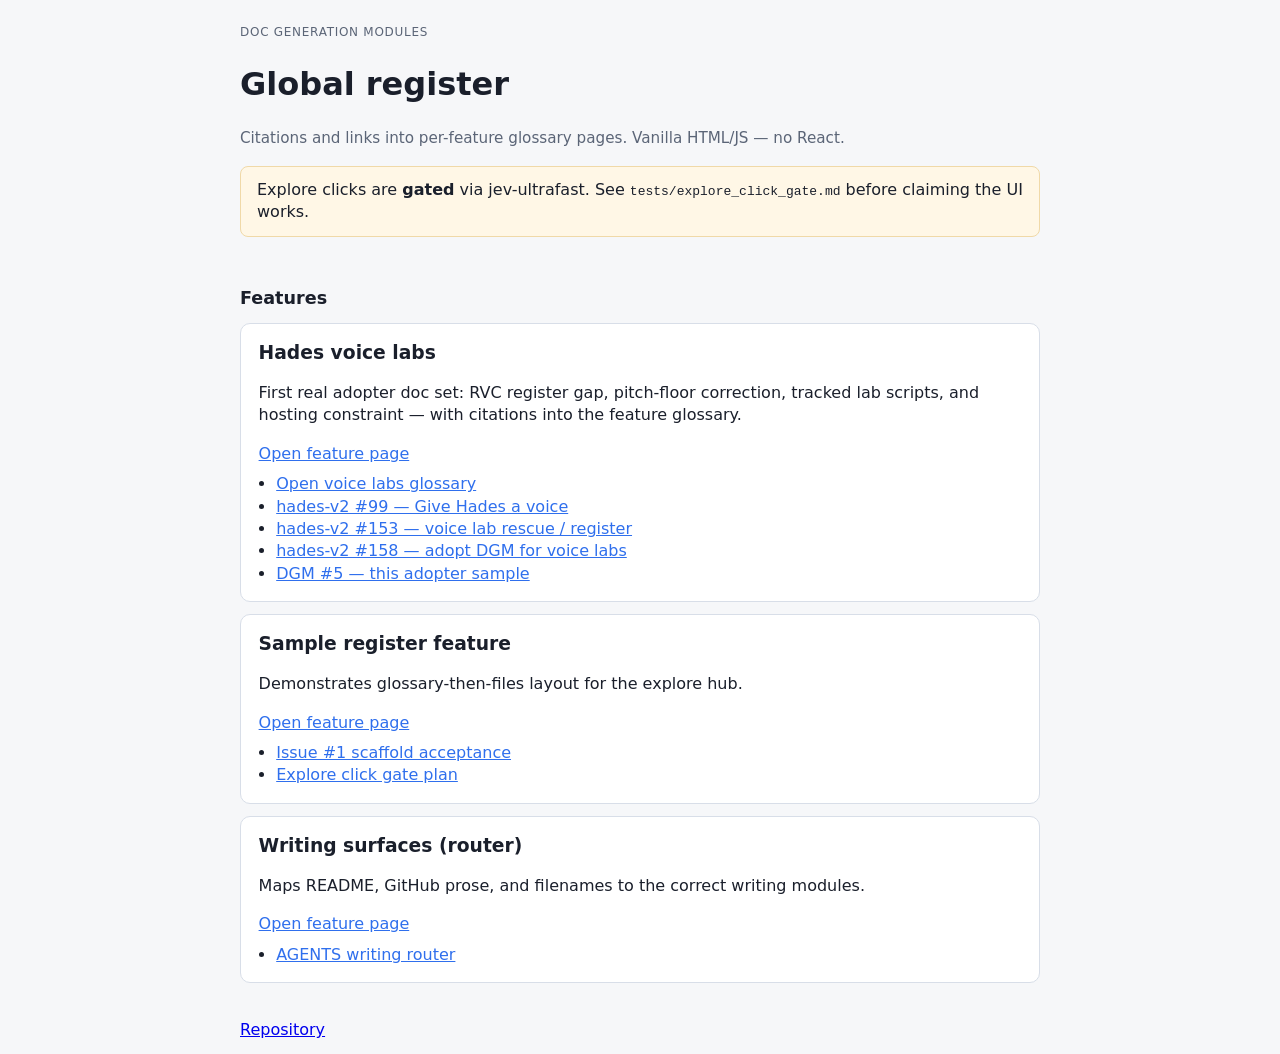
<file: explore/index.html>
﻿<!DOCTYPE html>
<html lang="en">
<head>
  <meta charset="utf-8" />
  <meta name="viewport" content="width=device-width, initial-scale=1" />
  <title>DGM Doc Register</title>
  <link rel="stylesheet" href="styles.css" />
</head>
<body>
  <header class="site-header">
    <p class="eyebrow">Doc Generation Modules</p>
    <h1>Global register</h1>
    <p class="lede">Citations and links into per-feature glossary pages. Vanilla HTML/JS — no React.</p>
    <p class="gate-note" data-testid="gate-note">Explore clicks are <strong>gated</strong> via jev-ultrafast. See <code>tests/explore_click_gate.md</code> before claiming the UI works.</p>
  </header>
  <main>
    <section aria-labelledby="register-heading">
      <h2 id="register-heading">Features</h2>
      <div id="register-root" data-testid="register-root" aria-live="polite">Loading register…</div>
    </section>
  </main>
  <footer>
    <a href="https://github.com/Pukujan/doc-generation-modules" data-testid="repo-link">Repository</a>
  </footer>
  <script src="app.js" defer></script>
</body>
</html>
</file>
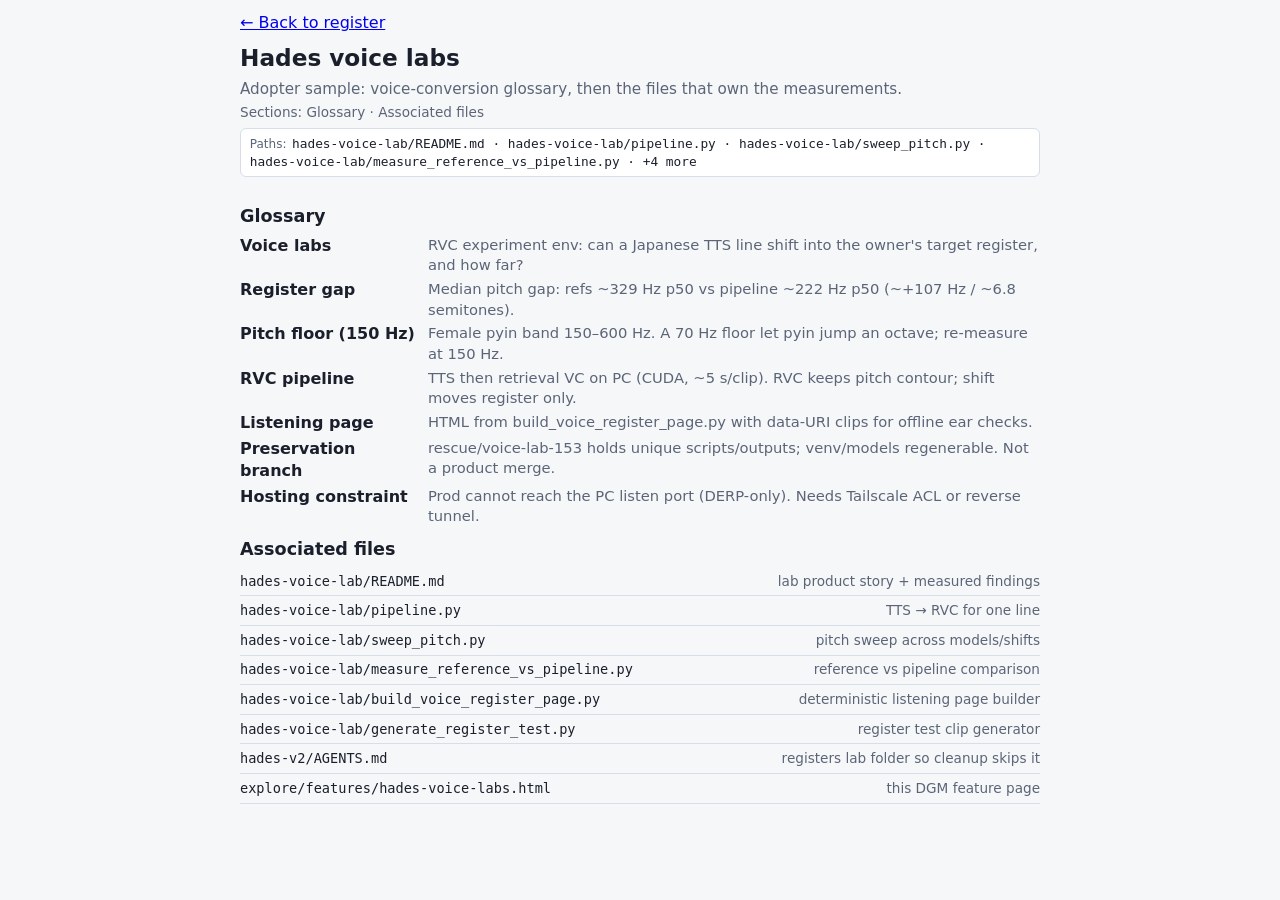
<file: explore/features/hades-voice-labs.html>
<!DOCTYPE html>
<html lang="en" data-dgm-ready="false">
<head>
  <meta charset="utf-8" />
  <meta name="viewport" content="width=device-width, initial-scale=1" />
  <title>Hades voice labs - DGM</title>
  <link rel="stylesheet" href="../styles.css" />
</head>
<body>
  <header class="feature-header">
    <a class="back-link" href="../index.html" data-testid="back-to-register">← Back to register</a>
    <h1>Hades voice labs</h1>
    <p class="lede">Adopter sample: voice-conversion glossary, then the files that own the measurements.</p>
    <p class="feature-sections" data-testid="feature-sections">Sections: Glossary · Associated files</p>
    <p class="feature-file-strip" id="file-path-strip" data-testid="feature-file-strip"><span class="strip-label">Paths:</span> <code>hades-voice-lab/README.md</code> · <code>hades-voice-lab/pipeline.py</code> · <code>hades-voice-lab/sweep_pitch.py</code> · <code>hades-voice-lab/measure_reference_vs_pipeline.py</code> · +4 more</p>
  </header>
  <main>
    <section aria-labelledby="glossary-heading">
      <h2 id="glossary-heading">Glossary</h2>
      <dl class="glossary" id="glossary-root" data-testid="glossary-root" data-loaded="static">
  <dt>Voice labs</dt>
  <dd>RVC experiment env: can a Japanese TTS line shift into the owner's target register, and how far?</dd>
  <dt>Register gap</dt>
  <dd>Median pitch gap: refs ~329 Hz p50 vs pipeline ~222 Hz p50 (~+107 Hz / ~6.8 semitones).</dd>
  <dt>Pitch floor (150 Hz)</dt>
  <dd>Female pyin band 150–600 Hz. A 70 Hz floor let pyin jump an octave; re-measure at 150 Hz.</dd>
  <dt>RVC pipeline</dt>
  <dd>TTS then retrieval VC on PC (CUDA, ~5 s/clip). RVC keeps pitch contour; shift moves register only.</dd>
  <dt>Listening page</dt>
  <dd>HTML from build_voice_register_page.py with data-URI clips for offline ear checks.</dd>
  <dt>Preservation branch</dt>
  <dd>rescue/voice-lab-153 holds unique scripts/outputs; venv/models regenerable. Not a product merge.</dd>
  <dt>Hosting constraint</dt>
  <dd>Prod cannot reach the PC listen port (DERP-only). Needs Tailscale ACL or reverse tunnel.</dd>
      </dl>
    </section>
    <section aria-labelledby="files-heading">
      <h2 id="files-heading">Associated files</h2>
      <ul class="file-list" id="files-root" data-testid="files-root" data-loaded="static">
  <li><span>hades-voice-lab/README.md</span><span class="role">lab product story + measured findings</span></li>
  <li><span>hades-voice-lab/pipeline.py</span><span class="role">TTS → RVC for one line</span></li>
  <li><span>hades-voice-lab/sweep_pitch.py</span><span class="role">pitch sweep across models/shifts</span></li>
  <li><span>hades-voice-lab/measure_reference_vs_pipeline.py</span><span class="role">reference vs pipeline comparison</span></li>
  <li><span>hades-voice-lab/build_voice_register_page.py</span><span class="role">deterministic listening page builder</span></li>
  <li><span>hades-voice-lab/generate_register_test.py</span><span class="role">register test clip generator</span></li>
  <li><span>hades-v2/AGENTS.md</span><span class="role">registers lab folder so cleanup skips it</span></li>
  <li><span>explore/features/hades-voice-labs.html</span><span class="role">this DGM feature page</span></li>
      </ul>
    </section>
  </main>
  <script>window.DGM_FEATURE_DATA = "hades-voice-labs";</script>
  <script src="../feature.js"></script>
</body>
</html>
</file>
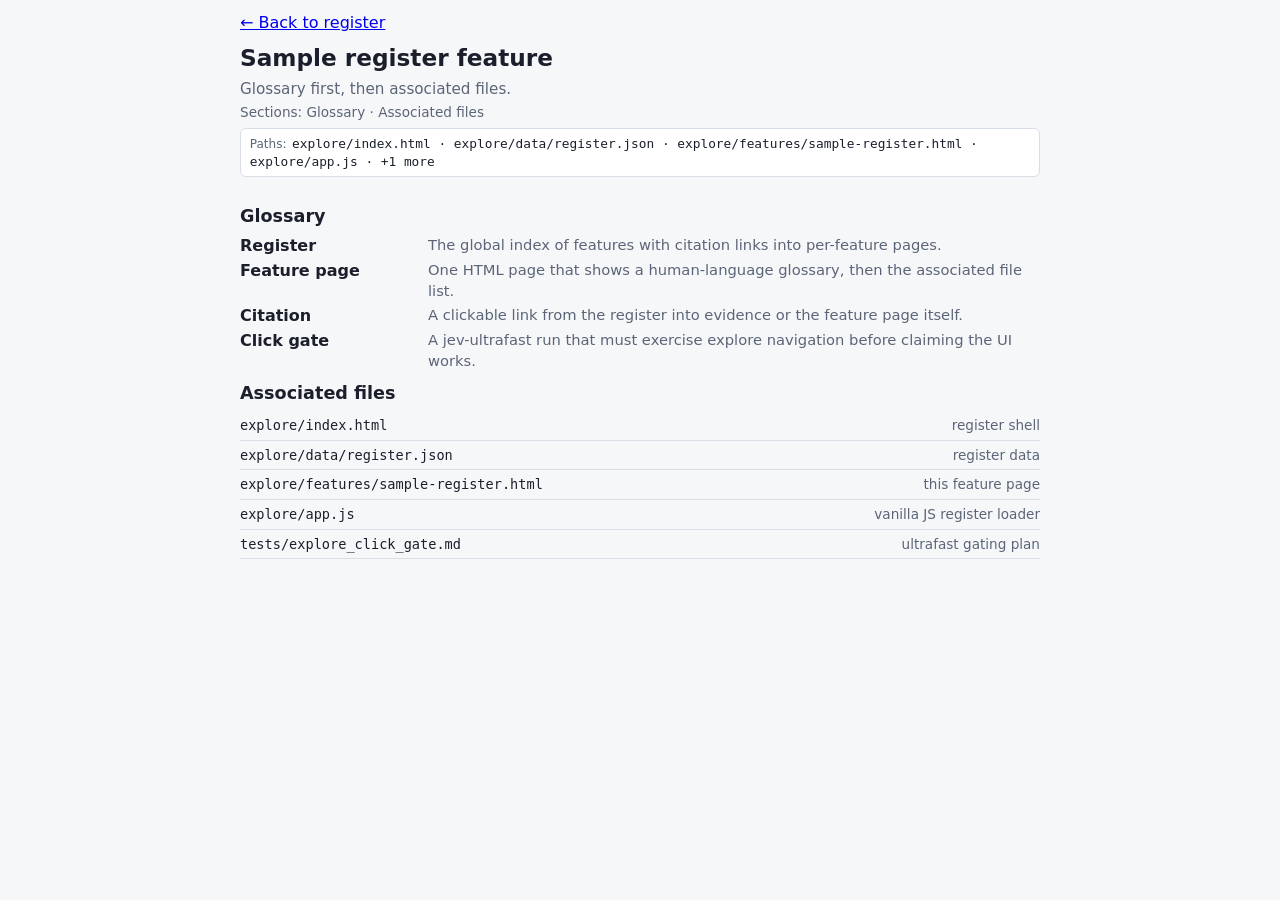
<file: explore/features/sample-register.html>
<!DOCTYPE html>
<html lang="en" data-dgm-ready="false">
<head>
  <meta charset="utf-8" />
  <meta name="viewport" content="width=device-width, initial-scale=1" />
  <title>Sample register feature – DGM</title>
  <link rel="stylesheet" href="../styles.css" />
</head>
<body>
  <header class="feature-header">
    <a class="back-link" href="../index.html" data-testid="back-to-register">← Back to register</a>
    <h1>Sample register feature</h1>
    <p class="lede">Glossary first, then associated files.</p>
    <p class="feature-sections" data-testid="feature-sections">Sections: Glossary · Associated files</p>
    <p class="feature-file-strip" id="file-path-strip" data-testid="feature-file-strip"><span class="strip-label">Paths:</span> <code>explore/index.html</code> · <code>explore/data/register.json</code> · <code>explore/features/sample-register.html</code> · <code>explore/app.js</code> · +1 more</p>
  </header>
  <main>
    <section aria-labelledby="glossary-heading">
      <h2 id="glossary-heading">Glossary</h2>
      <dl class="glossary" id="glossary-root" data-testid="glossary-root" data-loaded="static">
  <dt>Register</dt>
  <dd>The global index of features with citation links into per-feature pages.</dd>
  <dt>Feature page</dt>
  <dd>One HTML page that shows a human-language glossary, then the associated file list.</dd>
  <dt>Citation</dt>
  <dd>A clickable link from the register into evidence or the feature page itself.</dd>
  <dt>Click gate</dt>
  <dd>A jev-ultrafast run that must exercise explore navigation before claiming the UI works.</dd>
      </dl>
    </section>
    <section aria-labelledby="files-heading">
      <h2 id="files-heading">Associated files</h2>
      <ul class="file-list" id="files-root" data-testid="files-root" data-loaded="static">
  <li><span>explore/index.html</span><span class="role">register shell</span></li>
  <li><span>explore/data/register.json</span><span class="role">register data</span></li>
  <li><span>explore/features/sample-register.html</span><span class="role">this feature page</span></li>
  <li><span>explore/app.js</span><span class="role">vanilla JS register loader</span></li>
  <li><span>tests/explore_click_gate.md</span><span class="role">ultrafast gating plan</span></li>
      </ul>
    </section>
  </main>
  <script>window.DGM_FEATURE_DATA = "sample-register";</script>
  <script src="../feature.js"></script>
</body>
</html>
</file>
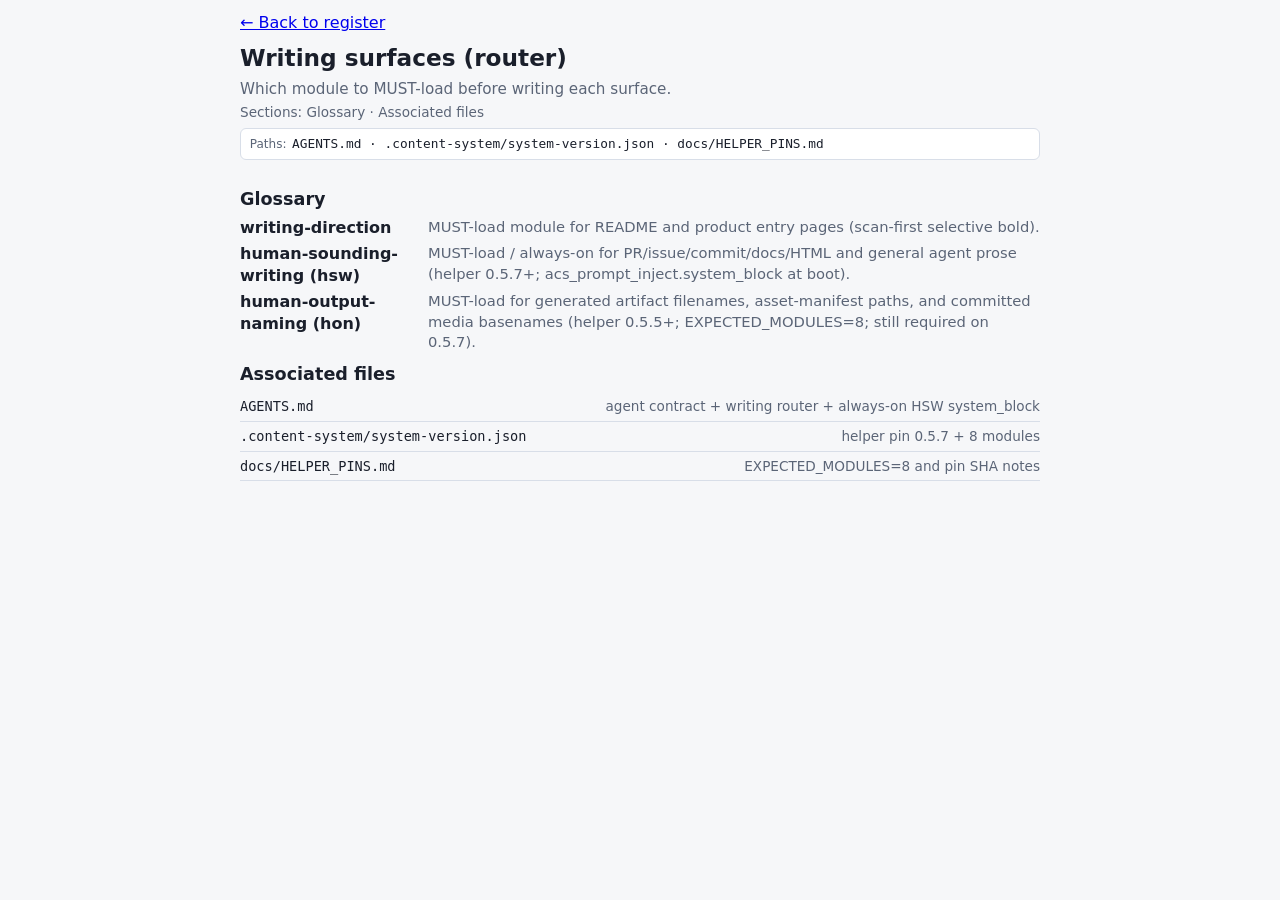
<file: explore/features/writing-surfaces.html>
<!DOCTYPE html>
<html lang="en" data-dgm-ready="false">
<head>
  <meta charset="utf-8" />
  <meta name="viewport" content="width=device-width, initial-scale=1" />
  <title>Writing surfaces – DGM</title>
  <link rel="stylesheet" href="../styles.css" />
</head>
<body>
  <header class="feature-header">
    <a class="back-link" href="../index.html" data-testid="back-to-register">← Back to register</a>
    <h1>Writing surfaces (router)</h1>
    <p class="lede">Which module to MUST-load before writing each surface.</p>
    <p class="feature-sections" data-testid="feature-sections">Sections: Glossary · Associated files</p>
    <p class="feature-file-strip" id="file-path-strip" data-testid="feature-file-strip"><span class="strip-label">Paths:</span> <code>AGENTS.md</code> · <code>.content-system/system-version.json</code> · <code>docs/HELPER_PINS.md</code></p>
  </header>
  <main>
    <section aria-labelledby="glossary-heading">
      <h2 id="glossary-heading">Glossary</h2>
      <dl class="glossary" id="glossary-root" data-testid="glossary-root" data-loaded="static">
  <dt>writing-direction</dt>
  <dd>MUST-load module for README and product entry pages (scan-first selective bold).</dd>
  <dt>human-sounding-writing (hsw)</dt>
  <dd>MUST-load module for PR/issue/commit/docs and general agent prose.</dd>
  <dt>human-output-naming (hon)</dt>
  <dd>MUST-load for generated artifact filenames, asset-manifest paths, and committed media basenames (helper 0.5.5+; EXPECTED_MODULES=8).</dd>
      </dl>
    </section>
    <section aria-labelledby="files-heading">
      <h2 id="files-heading">Associated files</h2>
      <ul class="file-list" id="files-root" data-testid="files-root" data-loaded="static">
  <li><span>AGENTS.md</span><span class="role">agent contract + writing router</span></li>
  <li><span>.content-system/system-version.json</span><span class="role">helper pin 0.5.5 + 8 modules</span></li>
  <li><span>docs/HELPER_PINS.md</span><span class="role">EXPECTED_MODULES=8 and pin SHA notes</span></li>
      </ul>
    </section>
  </main>
  <script>window.DGM_FEATURE_DATA = "writing-surfaces";</script>
  <script src="../feature.js"></script>
</body>
</html>
</file>
<file: explore/styles.css>
:root {
  --bg: #f6f7f9;
  --ink: #1a1f2b;
  --muted: #5b6577;
  --card: #ffffff;
  --accent: #2f6fed;
  --border: #d8dee8;
}
* { box-sizing: border-box; }
body {
  margin: 0;
  font-family: "Segoe UI", system-ui, sans-serif;
  color: var(--ink);
  background: var(--bg);
  line-height: 1.4;
}
.site-header, main, footer, .feature-header {
  max-width: 52rem;
  margin: 0 auto;
  padding: 0.75rem 1rem;
}
.feature-header { padding-bottom: 0.35rem; }
.feature-header h1 { margin: 0.15rem 0 0.25rem; font-size: 1.45rem; }
.eyebrow { text-transform: uppercase; letter-spacing: 0.06em; color: var(--muted); font-size: 0.75rem; }
.lede { color: var(--muted); margin: 0.2rem 0; font-size: 0.95rem; }
.gate-note {
  background: #fff7e6;
  border: 1px solid #f0d9a8;
  padding: 0.75rem 1rem;
  border-radius: 8px;
}
.card {
  background: var(--card);
  border: 1px solid var(--border);
  border-radius: 10px;
  padding: 1rem 1.1rem;
  margin: 0.75rem 0;
}
.card h3 { margin: 0 0 0.35rem; }
.card a { color: var(--accent); }
.citations { margin: 0.5rem 0 0; padding-left: 1.1rem; }
main h2 { margin: 0.6rem 0 0.35rem; font-size: 1.1rem; }
.glossary {
  display: grid;
  grid-template-columns: minmax(7rem, 11rem) 1fr;
  gap: 0.2rem 0.75rem;
  margin: 0;
}
.glossary dt { font-weight: 600; margin: 0; }
.glossary dd { margin: 0; color: var(--muted); font-size: 0.92rem; }
.file-list { list-style: none; padding: 0; margin: 0; }
.file-list li {
  display: flex;
  gap: 0.75rem;
  justify-content: space-between;
  border-bottom: 1px solid var(--border);
  padding: 0.3rem 0;
  font-family: ui-monospace, Consolas, monospace;
  font-size: 0.85rem;
}
.file-list .role { color: var(--muted); font-family: "Segoe UI", system-ui, sans-serif; }
.back-link { display: inline-block; margin-bottom: 0.35rem; }
.feature-sections { color: var(--muted); font-size: 0.85rem; margin: 0.15rem 0 0; }
.feature-file-strip {
  margin: 0.35rem 0 0;
  padding: 0.4rem 0.55rem;
  border: 1px solid var(--border);
  border-radius: 6px;
  background: var(--card);
  font-family: ui-monospace, Consolas, monospace;
  font-size: 0.8rem;
  line-height: 1.35;
  color: var(--ink);
}
.feature-file-strip .strip-label {
  font-family: "Segoe UI", system-ui, sans-serif;
  color: var(--muted);
  font-size: 0.75rem;
  margin-right: 0.35rem;
}
.feature-file-strip code {
  font-family: inherit;
  background: transparent;
  padding: 0;
}
html[data-dgm-ready="false"] .glossary,
html[data-dgm-ready="false"] .file-list { min-height: 1.5rem; }
</file>
